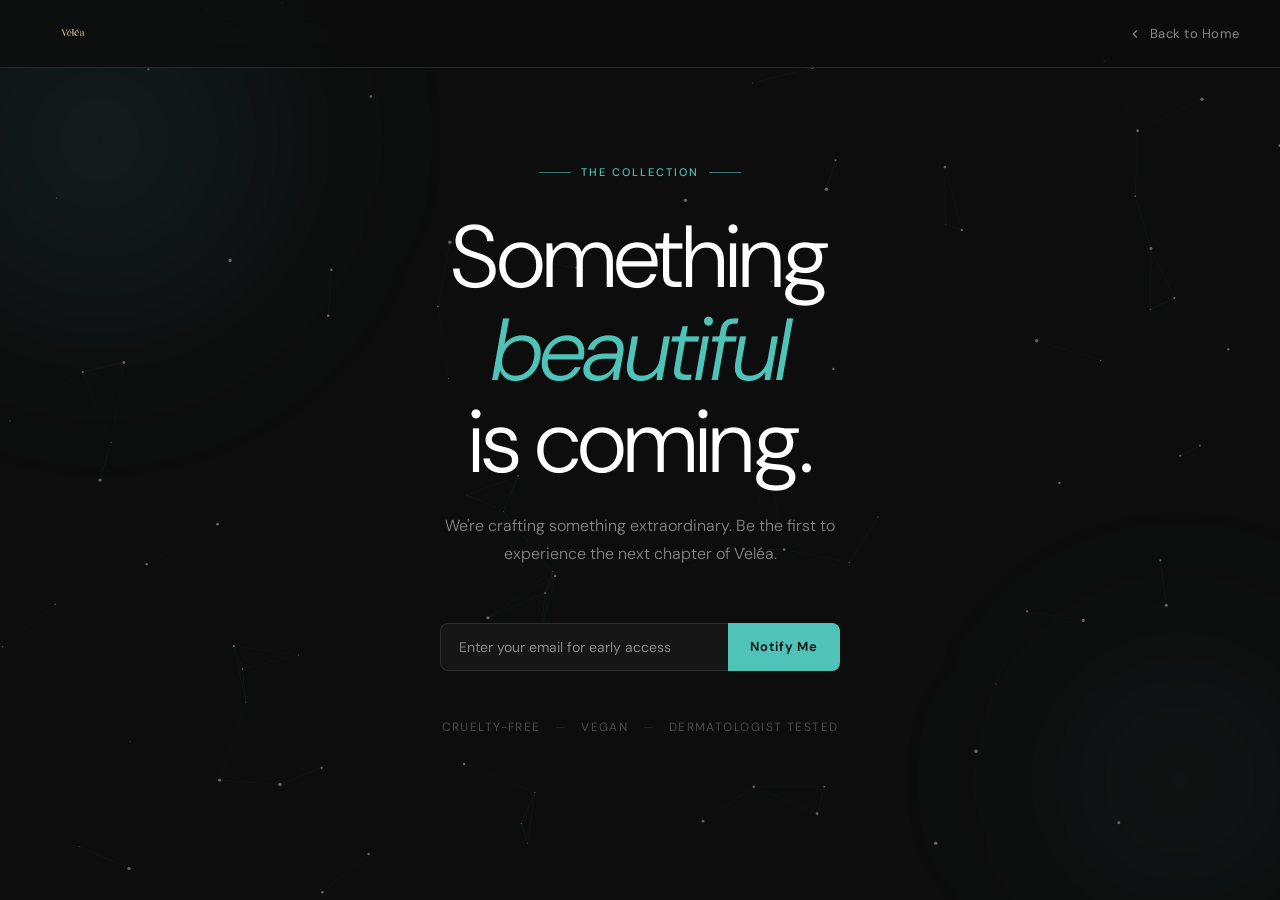
<file: coming-soon.html>
<!DOCTYPE html>
<html lang="en">
<head>
  <meta charset="UTF-8" />
  <meta name="viewport" content="width=device-width, initial-scale=1.0" />
  <title>Veléa — Something Beautiful is Coming</title>

  <!-- Favicon -->
  <link rel="icon" type="image/png" href="assets/images/velea-favicon.png" />

  <!-- Fonts -->
  <link rel="preconnect" href="https://fonts.googleapis.com" />
  <link rel="preconnect" href="https://fonts.gstatic.com" crossorigin />
  <link href="https://fonts.googleapis.com/css2?family=DM+Sans:ital,opsz,wght@0,9..40,300;0,9..40,400;0,9..40,500;0,9..40,600;0,9..40,700;1,9..40,300;1,9..40,400&display=swap" rel="stylesheet" />

  <style>
    /* ── Reset & Variables ─────────────────── */
    *, *::before, *::after { box-sizing: border-box; margin: 0; padding: 0; }

    :root {
      --bg:     #0d0d0d;
      --bg2:    #161616;
      --bg3:    #1e1e1e;
      --border: rgba(255,255,255,0.1);
      --white:  #ffffff;
      --muted:  #888888;
      --teal:   #4fc3b8;
      --text:   #f0ece6;
    }

    html, body {
      height: 100%;
      background: var(--bg);
      color: var(--text);
      font-family: 'DM Sans', sans-serif;
      overflow: hidden;
    }

    /* ── Constellation canvas ───────────────── */
    #cs-canvas {
      position: fixed;
      inset: 0;
      z-index: 0;
      pointer-events: none;
    }

    /* ── Nav ────────────────────────────────── */
    nav {
      position: fixed;
      top: 0; left: 0; right: 0;
      z-index: 10;
      display: flex;
      align-items: center;
      justify-content: space-between;
      padding: 0 40px;
      height: 68px;
      border-bottom: 1px solid var(--border);
      background: rgba(13,13,13,0.72);
      backdrop-filter: blur(14px);
      -webkit-backdrop-filter: blur(14px);
    }

    .nav-logo {
      display: flex;
      align-items: center;
      text-decoration: none;
    }

    .nav-logo-img {
      height: 44px;
      width: auto;
    }

    .nav-back {
      display: flex;
      align-items: center;
      gap: 8px;
      font-size: 13px;
      color: var(--muted);
      text-decoration: none;
      letter-spacing: 0.04em;
      transition: color 0.2s;
    }
    .nav-back:hover { color: var(--white); }
    .nav-back svg { width: 14px; height: 14px; stroke: currentColor; fill: none; stroke-width: 2; }

    /* ── Main layout ─────────────────────────── */
    main {
      position: relative;
      z-index: 1;
      height: 100vh;
      display: flex;
      flex-direction: column;
      align-items: center;
      justify-content: center;
      text-align: center;
      padding: 0 24px;
    }

    /* ── Eyebrow label ───────────────────────── */
    .cs-eyebrow {
      display: inline-flex;
      align-items: center;
      gap: 10px;
      font-size: 11px;
      font-weight: 500;
      letter-spacing: 0.18em;
      text-transform: uppercase;
      color: var(--teal);
      margin-bottom: 32px;
      animation: fadeUp 0.6s ease both 0.1s;
    }
    .cs-eyebrow::before,
    .cs-eyebrow::after {
      content: '';
      display: block;
      width: 32px;
      height: 1px;
      background: var(--teal);
      opacity: 0.6;
    }

    /* ── Headline ────────────────────────────── */
    .cs-headline {
      font-size: clamp(42px, 7vw, 88px);
      font-weight: 300;
      line-height: 1.05;
      letter-spacing: -0.02em;
      color: var(--white);
      margin-bottom: 24px;
      animation: fadeUp 0.7s ease both 0.25s;
    }
    .cs-headline em {
      font-style: italic;
      font-weight: 300;
      color: var(--teal);
    }

    /* ── Sub ─────────────────────────────────── */
    .cs-sub {
      font-size: 16px;
      font-weight: 300;
      color: var(--muted);
      max-width: 420px;
      line-height: 1.7;
      margin-bottom: 56px;
      animation: fadeUp 0.7s ease both 0.4s;
    }

    /* ── Email form ──────────────────────────── */
    .cs-form {
      display: flex;
      gap: 0;
      width: 100%;
      max-width: 400px;
      margin-bottom: 48px;
      animation: fadeUp 0.7s ease both 0.55s;
    }

    .cs-form input {
      flex: 1;
      background: var(--bg2);
      border: 1px solid var(--border);
      border-right: none;
      border-radius: 8px 0 0 8px;
      padding: 14px 18px;
      font-size: 14px;
      font-family: 'DM Sans', sans-serif;
      color: var(--text);
      outline: none;
      transition: border-color 0.2s;
    }
    .cs-form input::placeholder { color: var(--muted); }
    .cs-form input:focus { border-color: rgba(79,195,184,0.5); }

    .cs-form button {
      background: var(--teal);
      color: #0d0d0d;
      border: none;
      border-radius: 0 8px 8px 0;
      padding: 14px 22px;
      font-size: 13px;
      font-weight: 600;
      font-family: 'DM Sans', sans-serif;
      letter-spacing: 0.06em;
      cursor: pointer;
      white-space: nowrap;
      transition: opacity 0.2s, transform 0.15s;
    }
    .cs-form button:hover { opacity: 0.88; transform: translateX(1px); }
    .cs-form button:active { transform: scale(0.98); }

    /* ── Divider / certifications ────────────── */
    .cs-cert {
      font-size: 12px;
      color: rgba(255,255,255,0.25);
      letter-spacing: 0.12em;
      text-transform: uppercase;
      animation: fadeUp 0.7s ease both 0.65s;
    }
    .cs-cert span { margin: 0 10px; opacity: 0.4; }

    /* ── Floating orbs ───────────────────────── */
    .orb {
      position: fixed;
      border-radius: 50%;
      filter: blur(80px);
      pointer-events: none;
      z-index: 0;
    }
    .orb-1 {
      width: 520px; height: 520px;
      background: radial-gradient(circle, rgba(79,195,184,0.12) 0%, transparent 70%);
      top: -120px; left: -160px;
      animation: orbDrift1 14s ease-in-out infinite;
    }
    .orb-2 {
      width: 400px; height: 400px;
      background: radial-gradient(circle, rgba(79,195,184,0.08) 0%, transparent 70%);
      bottom: -80px; right: -100px;
      animation: orbDrift2 18s ease-in-out infinite;
    }

    /* ── Thin horizontal rule ────────────────── */
    .cs-rule {
      width: 1px;
      height: 60px;
      background: linear-gradient(to bottom, transparent, var(--border), transparent);
      margin: 0 auto 40px;
      animation: fadeUp 0.6s ease both 0.2s;
    }

    /* ── Animations ──────────────────────────── */
    @keyframes fadeUp {
      from { opacity: 0; transform: translateY(20px); }
      to   { opacity: 1; transform: translateY(0); }
    }
    @keyframes orbDrift1 {
      0%, 100% { transform: translate(0, 0) scale(1); }
      50%       { transform: translate(40px, 30px) scale(1.08); }
    }
    @keyframes orbDrift2 {
      0%, 100% { transform: translate(0, 0) scale(1); }
      50%       { transform: translate(-30px, -20px) scale(1.05); }
    }

    /* ── Success state ───────────────────────── */
    .cs-success {
      display: none;
      font-size: 13px;
      color: var(--teal);
      letter-spacing: 0.06em;
      margin-top: -36px;
      margin-bottom: 48px;
      animation: fadeUp 0.4s ease both;
    }

    /* ── Responsive ──────────────────────────── */
    @media (max-width: 768px) {
      nav { padding: 0 20px; }
      .cs-form { flex-direction: column; gap: 10px; }
      .cs-form input { border-right: 1px solid var(--border); border-radius: 8px; }
      .cs-form button { border-radius: 8px; }
    }
  </style>
</head>
<body>

  <!-- Ambient orbs -->
  <div class="orb orb-1"></div>
  <div class="orb orb-2"></div>

  <!-- Constellation canvas (reuses main.js logic) -->
  <canvas id="cs-canvas"></canvas>

  <!-- Nav -->
  <nav>
    <a href="index.html" class="nav-logo">
      <img src="assets/images/velea-logo.png" alt="Véléa" class="nav-logo-img" />
    </a>

    <a href="index.html" class="nav-back">
      <svg viewBox="0 0 24 24"><path d="m15 18-6-6 6-6"/></svg>
      Back to Home
    </a>
  </nav>

  <!-- Main content -->
  <main>
    <div class="cs-eyebrow">The Collection</div>

    <h1 class="cs-headline">
      Something<br><em>beautiful</em><br>is coming.
    </h1>

    <p class="cs-sub">
      We're crafting something extraordinary. Be the first to experience
      the next chapter of Veléa.
    </p>

    <form class="cs-form" onsubmit="handleSubmit(event)">
      <input type="email" placeholder="Enter your email for early access" required />
      <button type="submit">Notify Me</button>
    </form>

    <p class="cs-success" id="cs-success">
      ✓ &nbsp;You're on the list. We'll be in touch.
    </p>

    <p class="cs-cert">
      Cruelty-Free <span>—</span> Vegan <span>—</span> Dermatologist Tested
    </p>
  </main>

  <script>
    // ── Notify Me form ─────────────────────────────────
    function handleSubmit(e) {
      e.preventDefault();
      const form    = e.target;
      const success = document.getElementById('cs-success');
      form.style.display    = 'none';
      success.style.display = 'block';
    }

    // ── Constellation background ────────────────────────
    (function () {
      const canvas = document.getElementById('cs-canvas');
      const ctx    = canvas.getContext('2d');
      let W, H, stars = [];

      const COUNT  = 90;
      const DIST   = 140;
      const SPEED  = 0.18;

      function resize() {
        W = canvas.width  = window.innerWidth;
        H = canvas.height = window.innerHeight;
      }

      function initStars() {
        stars = Array.from({ length: COUNT }, () => ({
          x:  Math.random() * W,
          y:  Math.random() * H,
          vx: (Math.random() - 0.5) * SPEED,
          vy: (Math.random() - 0.5) * SPEED,
          r:  Math.random() * 1.4 + 0.4,
        }));
      }

      function draw() {
        ctx.clearRect(0, 0, W, H);

        // move
        stars.forEach(s => {
          s.x += s.vx;
          s.y += s.vy;
          if (s.x < 0) s.x = W;
          if (s.x > W) s.x = 0;
          if (s.y < 0) s.y = H;
          if (s.y > H) s.y = 0;
        });

        // lines
        for (let i = 0; i < stars.length; i++) {
          for (let j = i + 1; j < stars.length; j++) {
            const dx   = stars[i].x - stars[j].x;
            const dy   = stars[i].y - stars[j].y;
            const dist = Math.hypot(dx, dy);
            if (dist < DIST) {
              ctx.beginPath();
              ctx.moveTo(stars[i].x, stars[i].y);
              ctx.lineTo(stars[j].x, stars[j].y);
              ctx.strokeStyle = `rgba(79,195,184,${0.12 * (1 - dist / DIST)})`;
              ctx.lineWidth   = 0.6;
              ctx.stroke();
            }
          }
        }

        // dots
        stars.forEach(s => {
          ctx.beginPath();
          ctx.arc(s.x, s.y, s.r, 0, Math.PI * 2);
          ctx.fillStyle = 'rgba(255,255,255,0.35)';
          ctx.fill();
        });

        requestAnimationFrame(draw);
      }

      window.addEventListener('resize', () => { resize(); initStars(); });
      resize();
      initStars();
      draw();
    })();
  </script>

</body>
</html>
</file>
